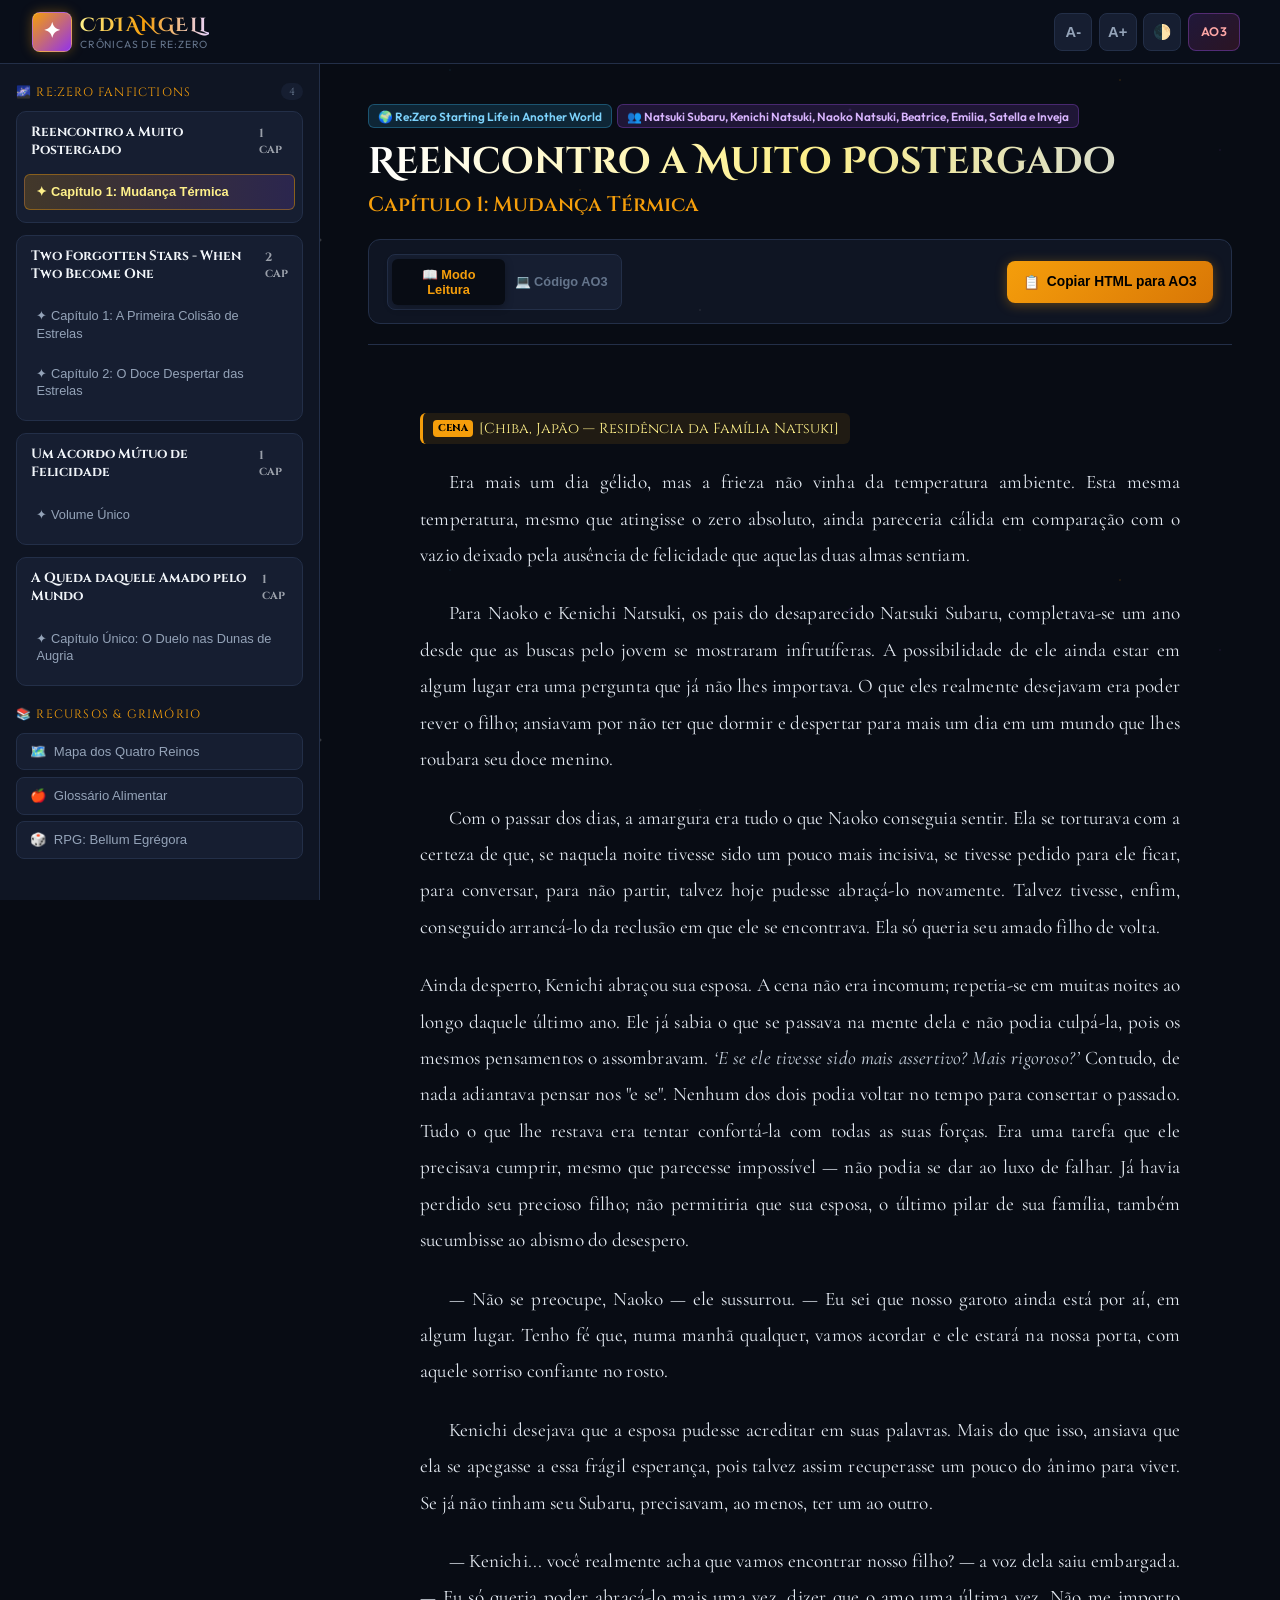
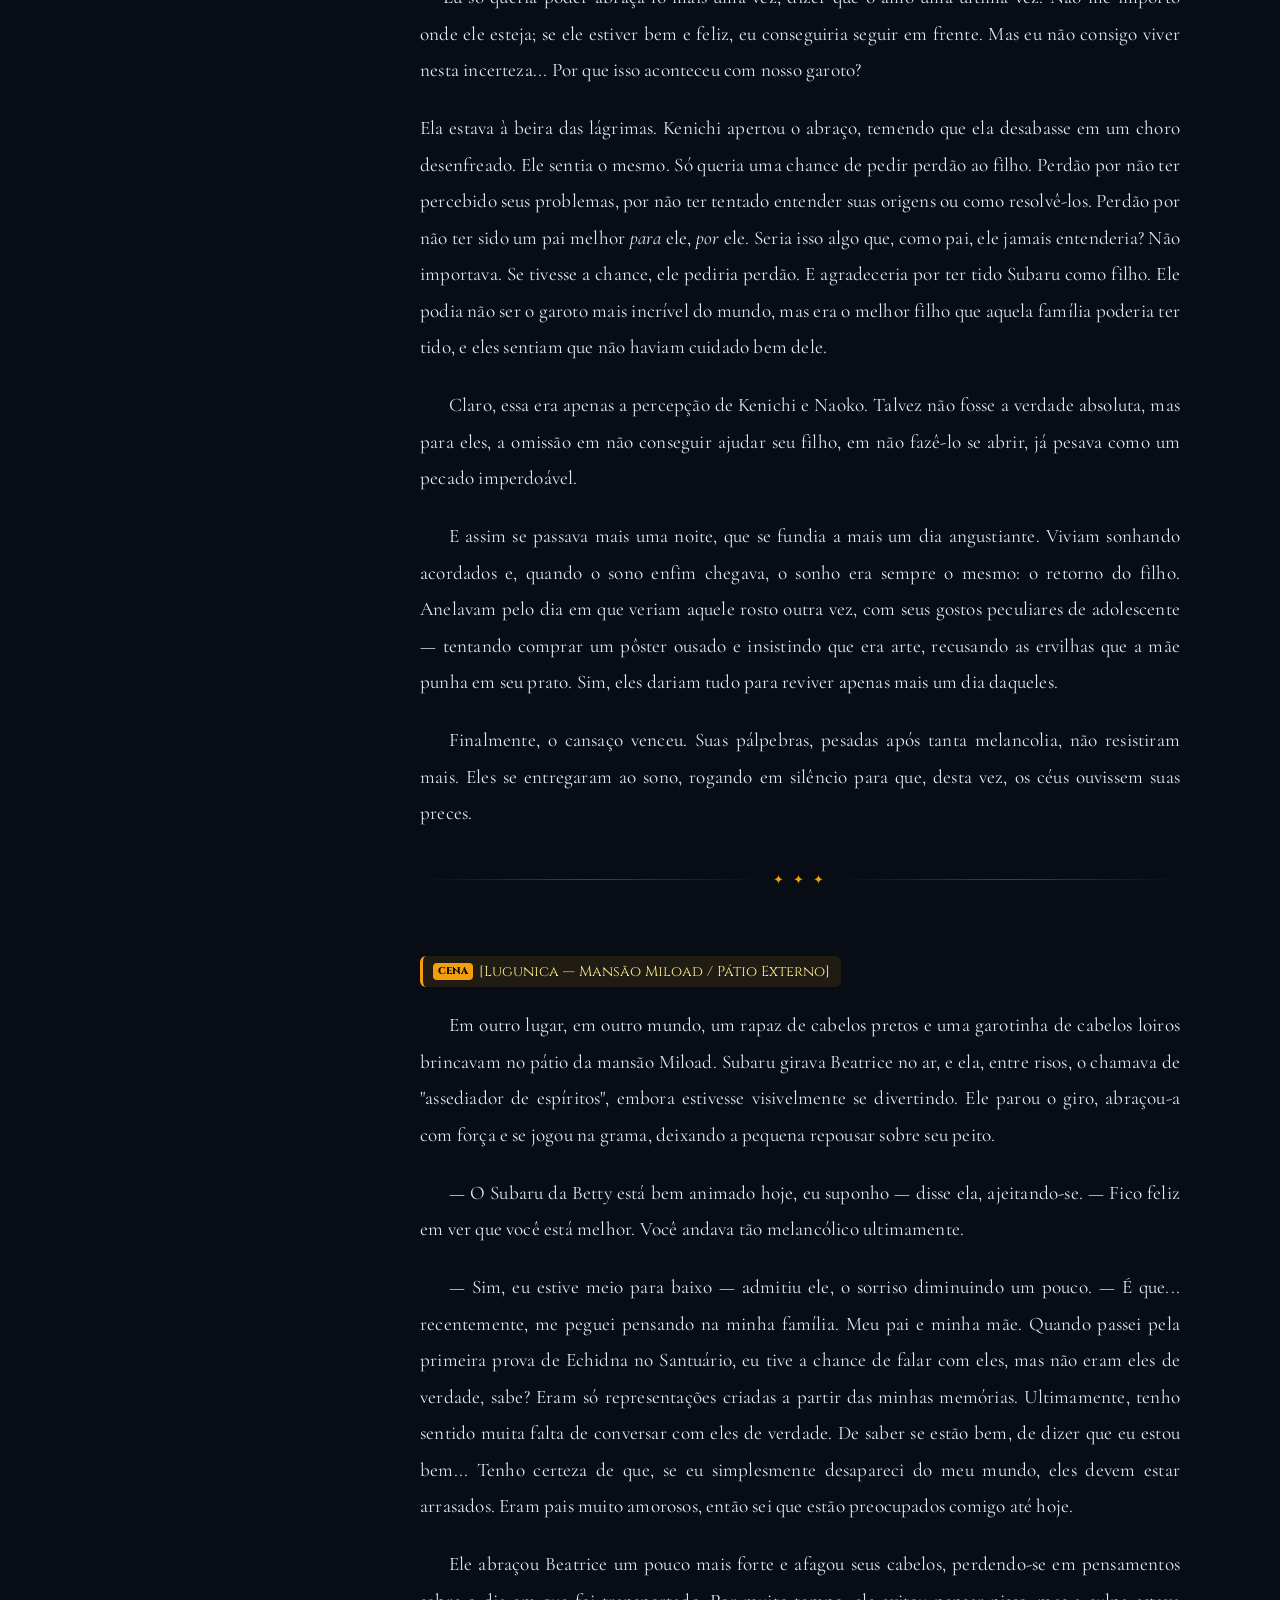
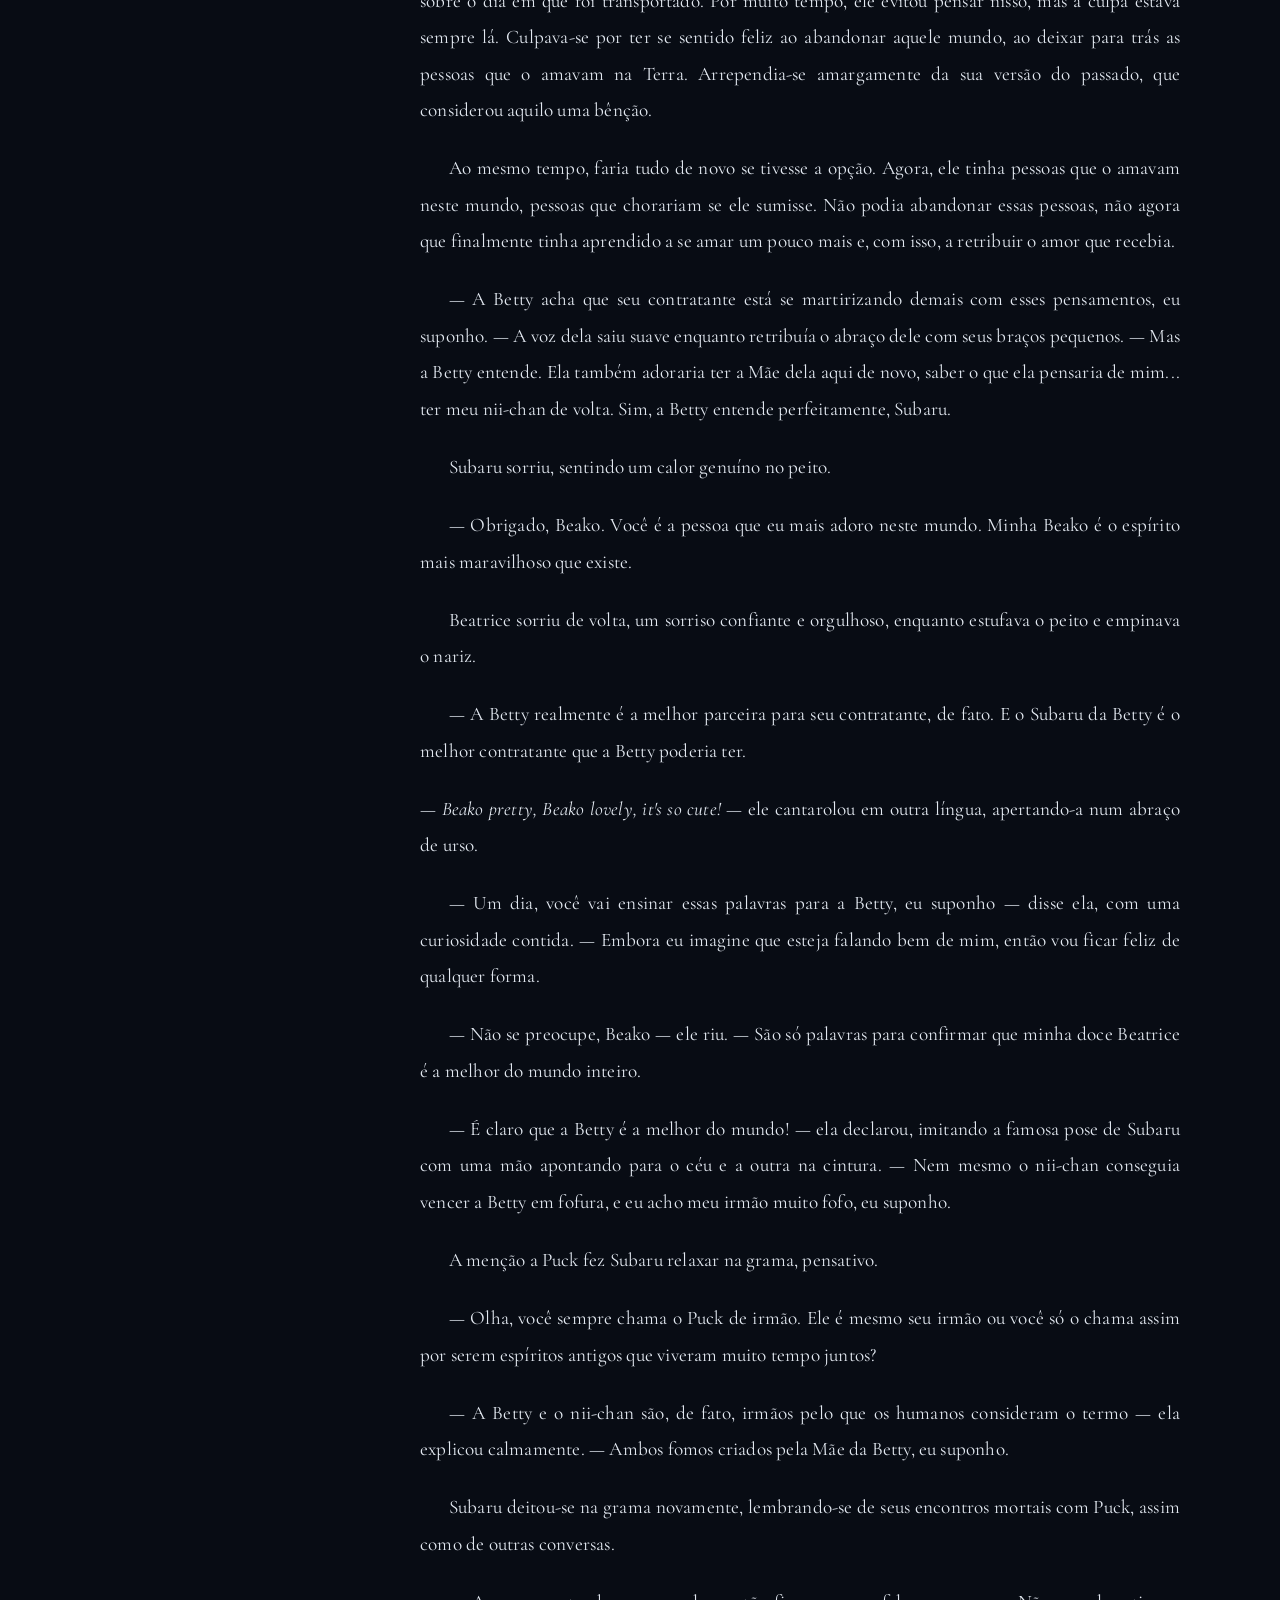
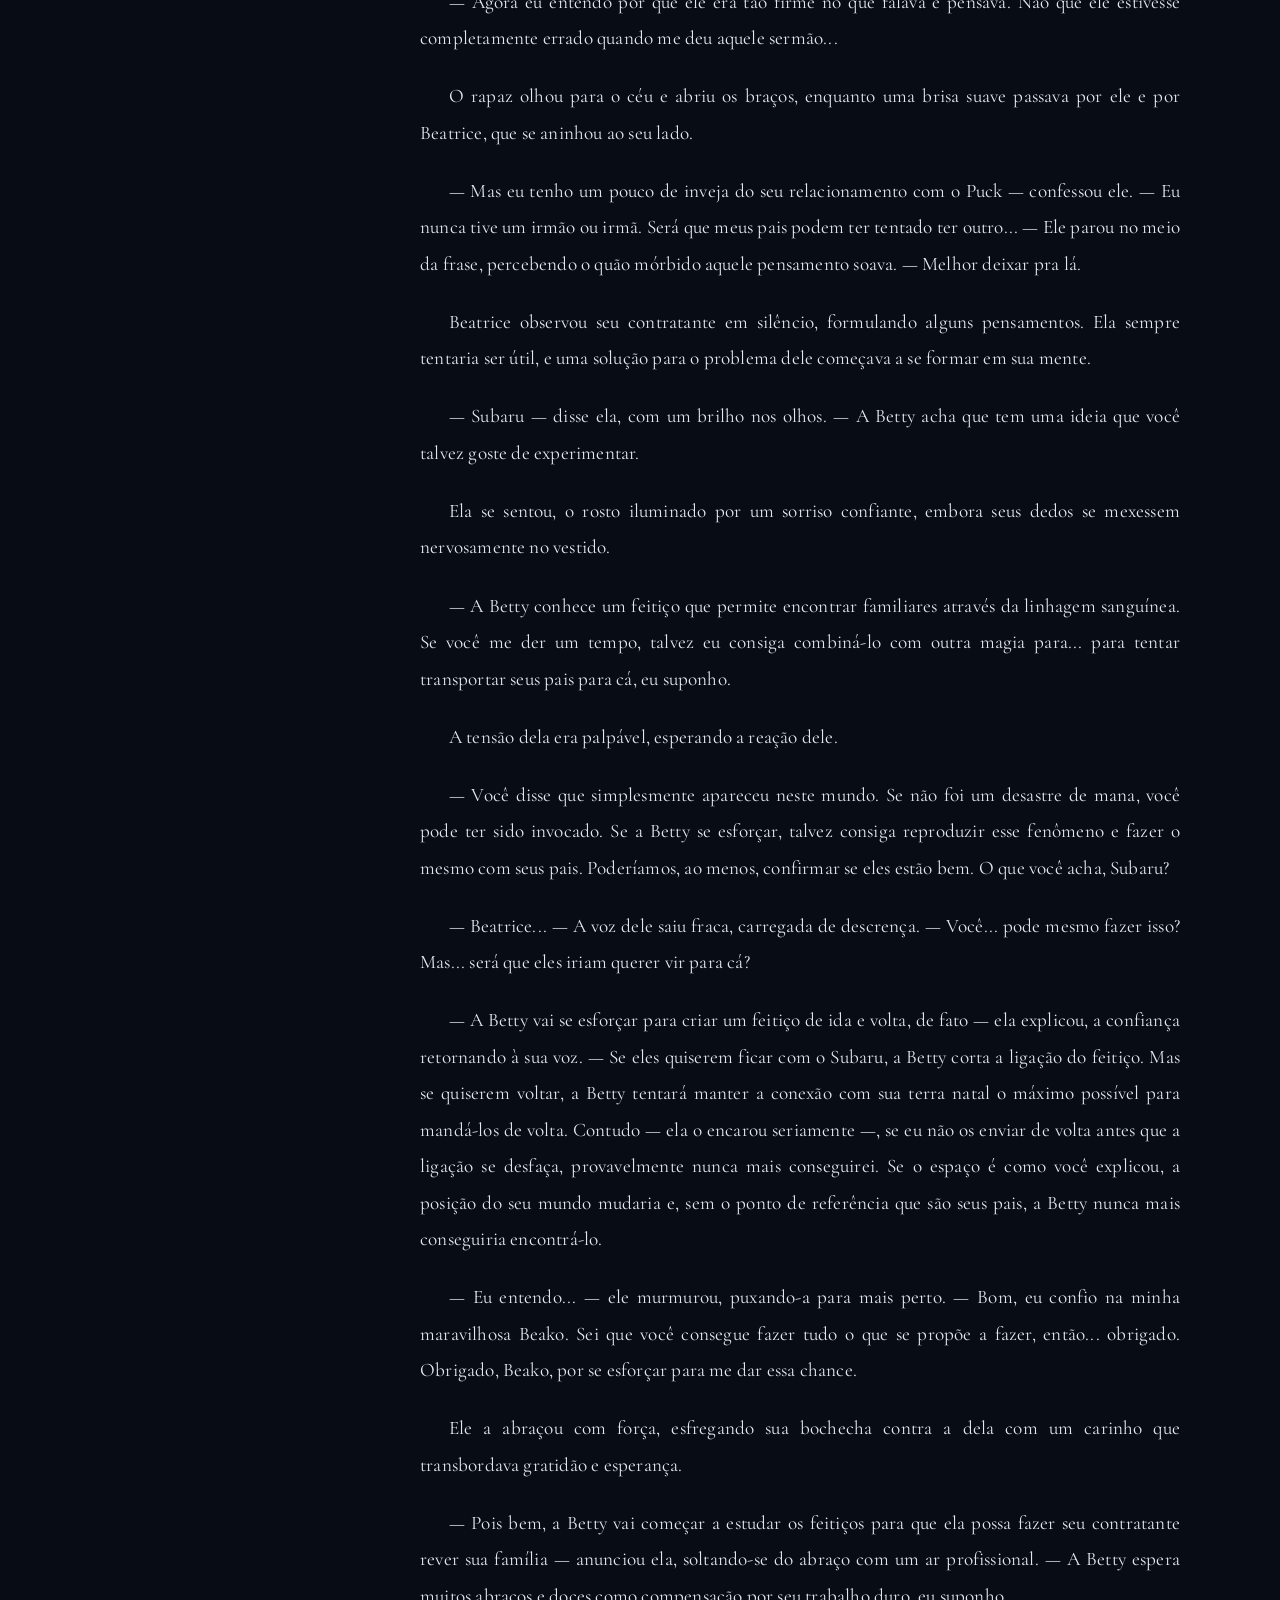
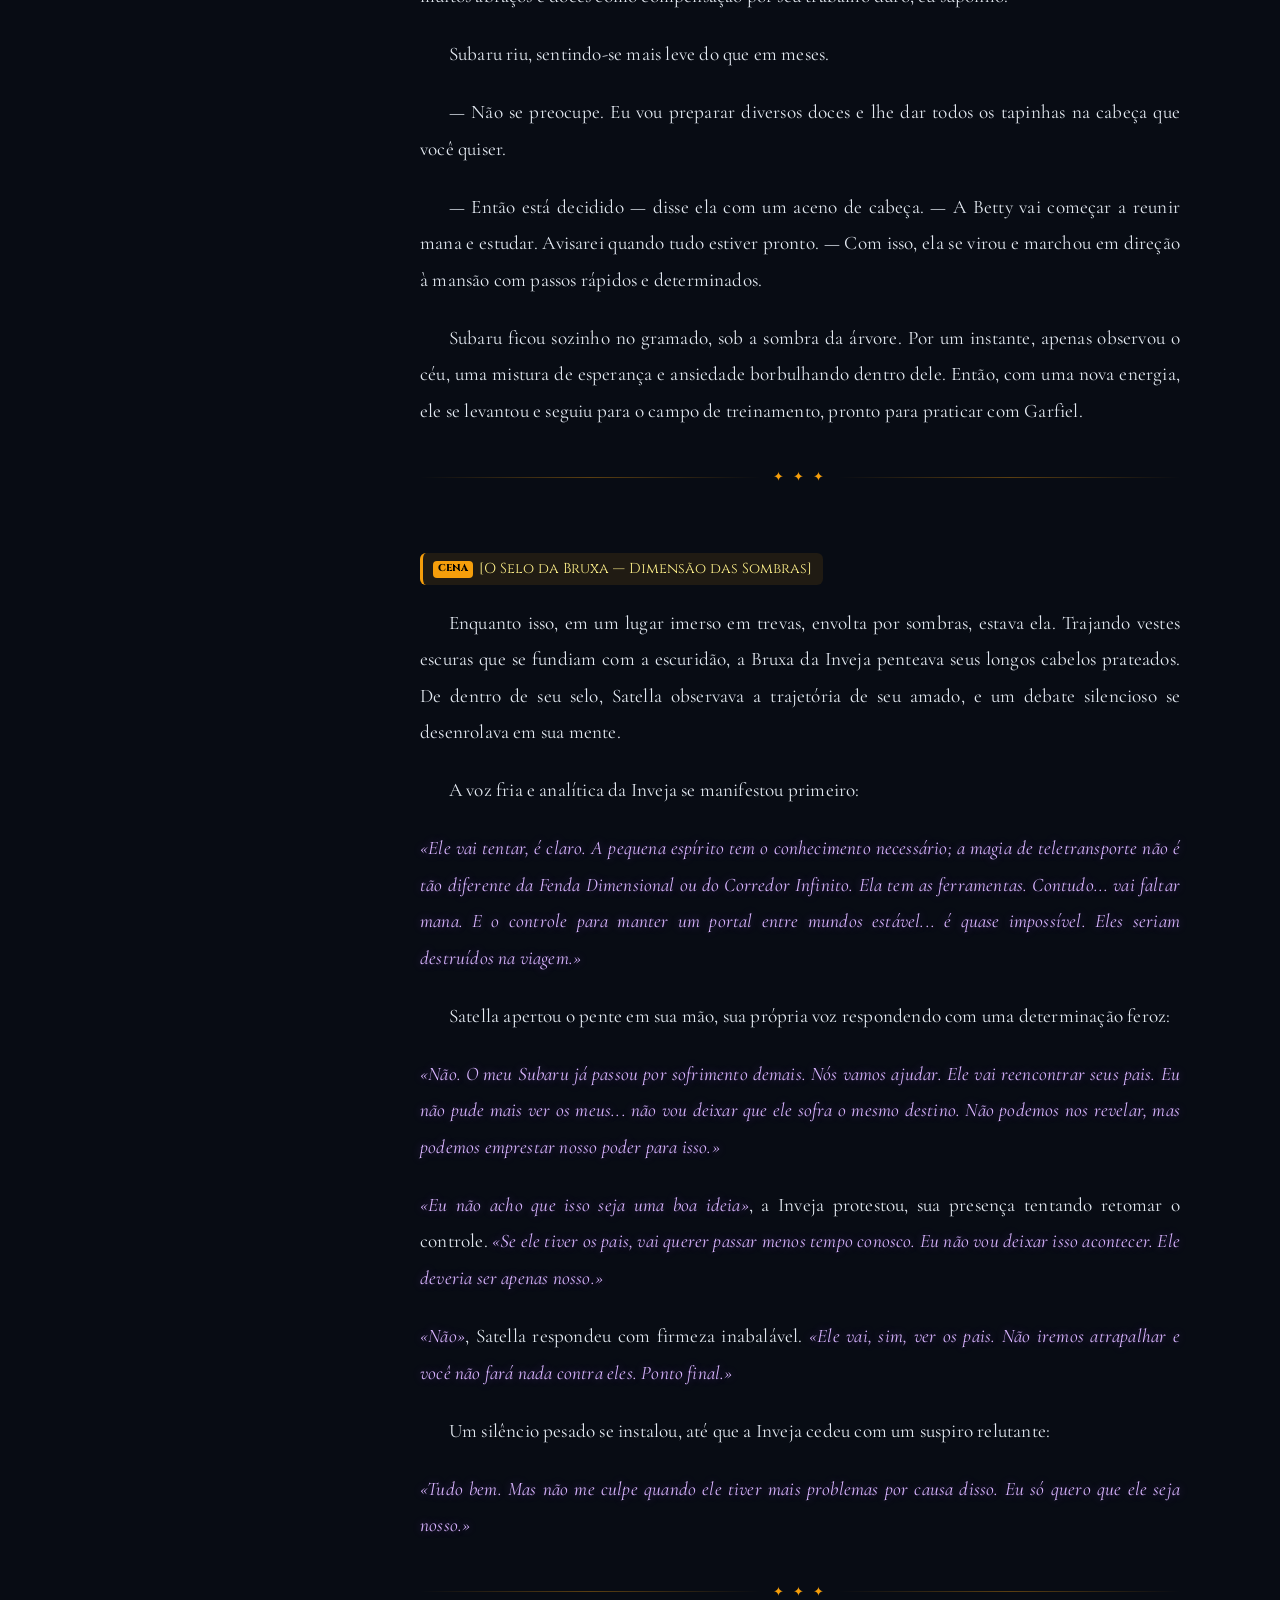
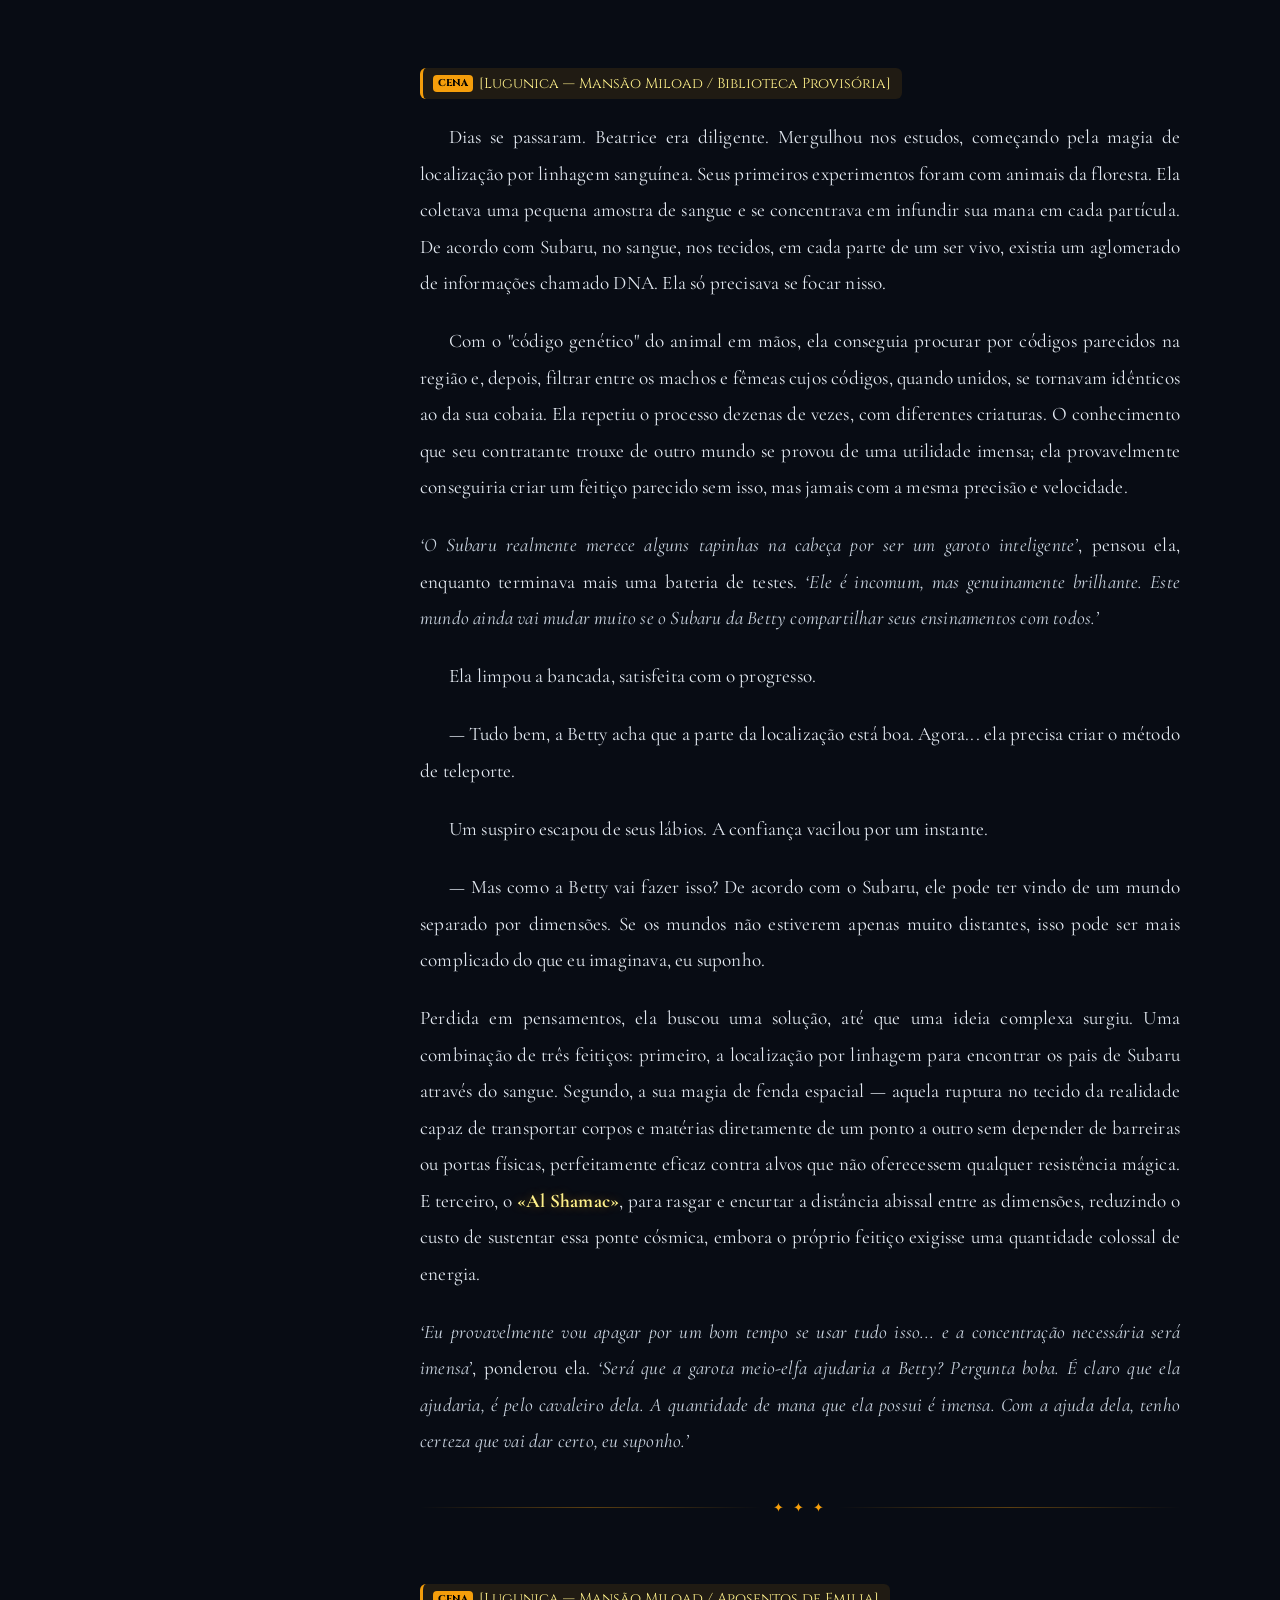
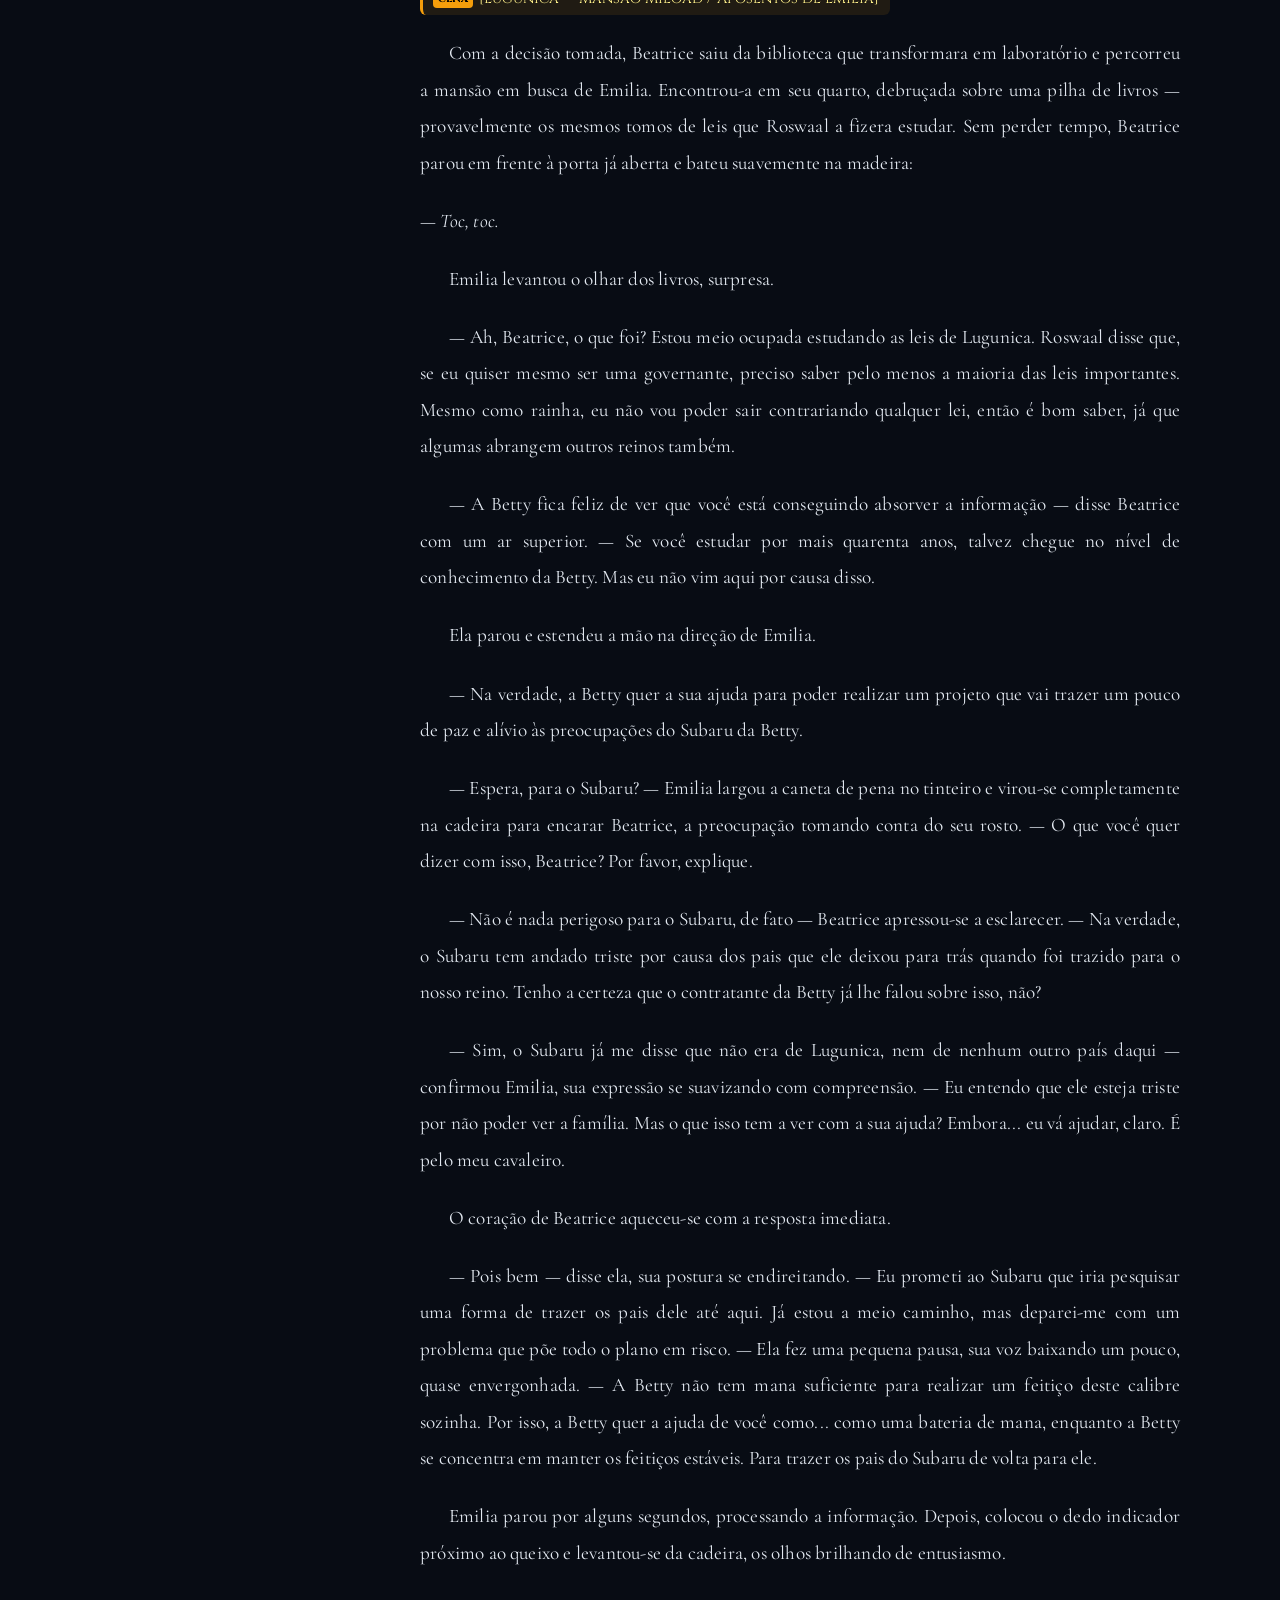
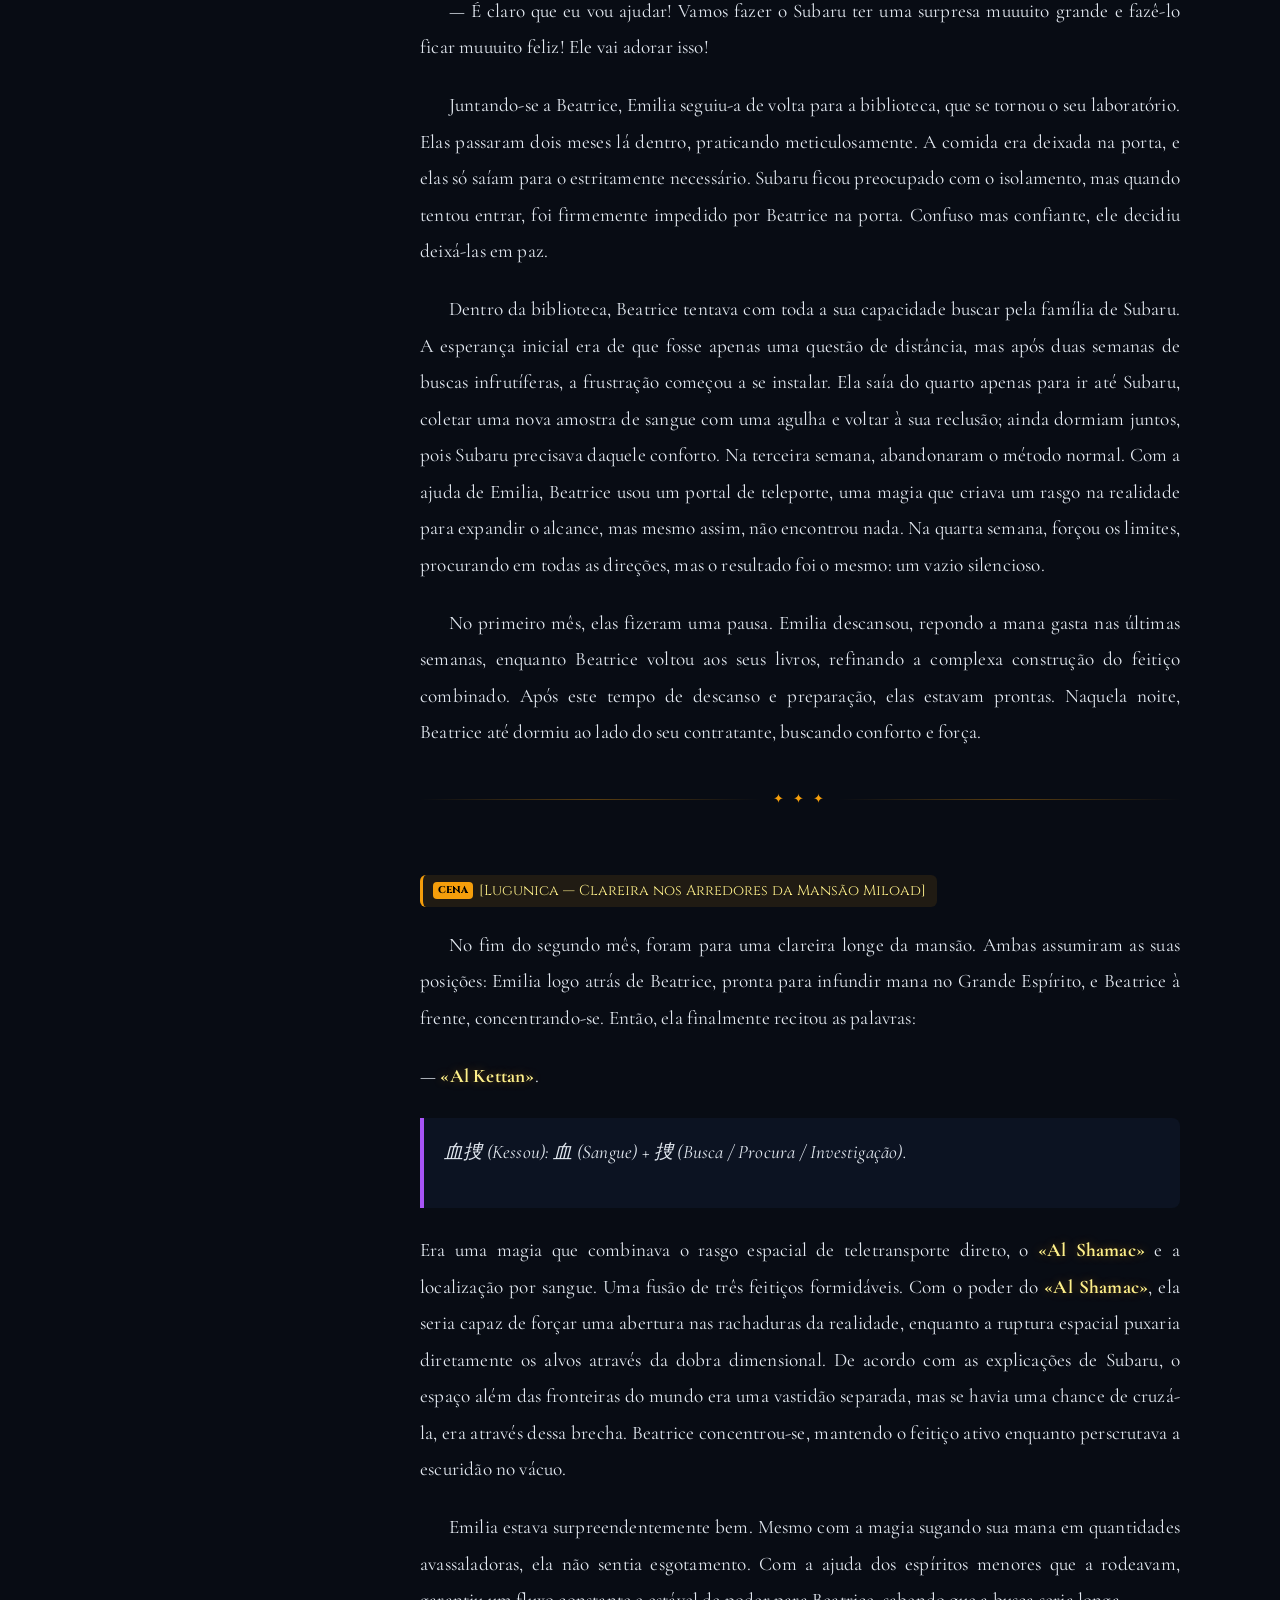
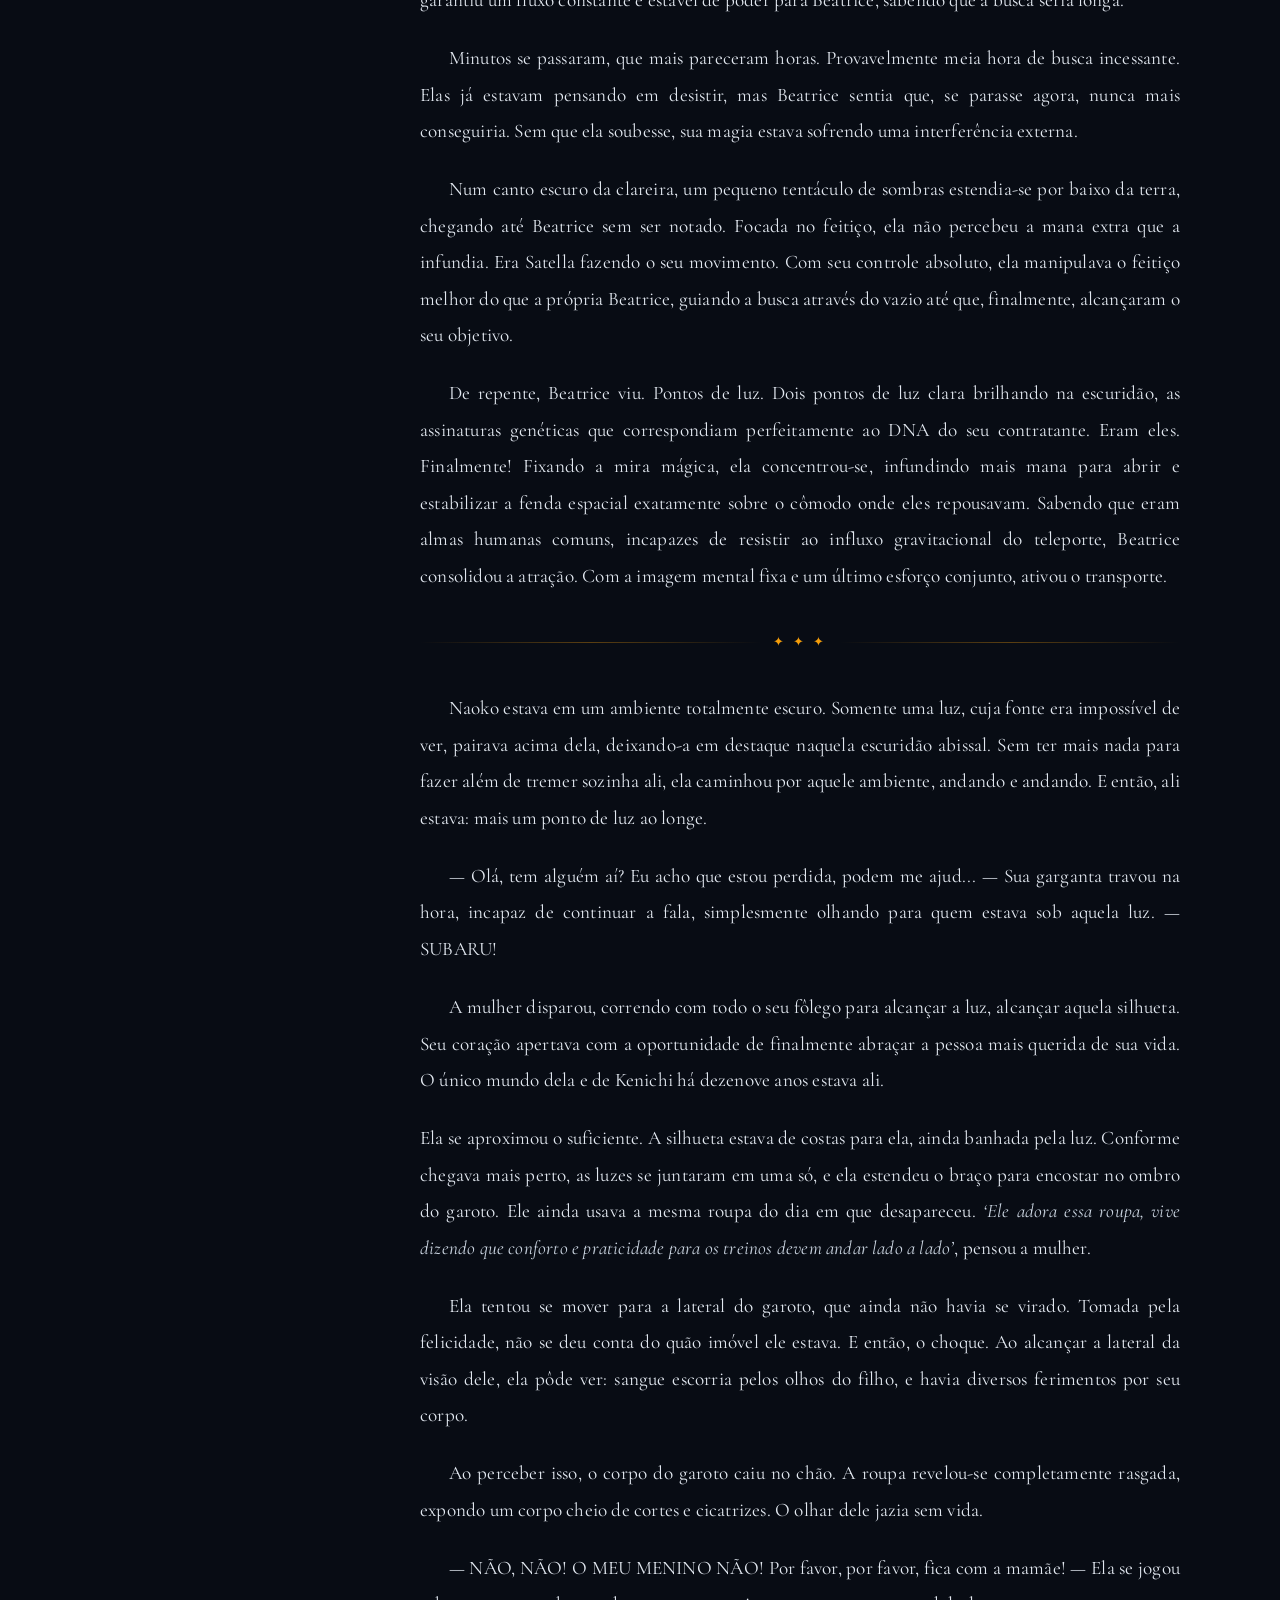
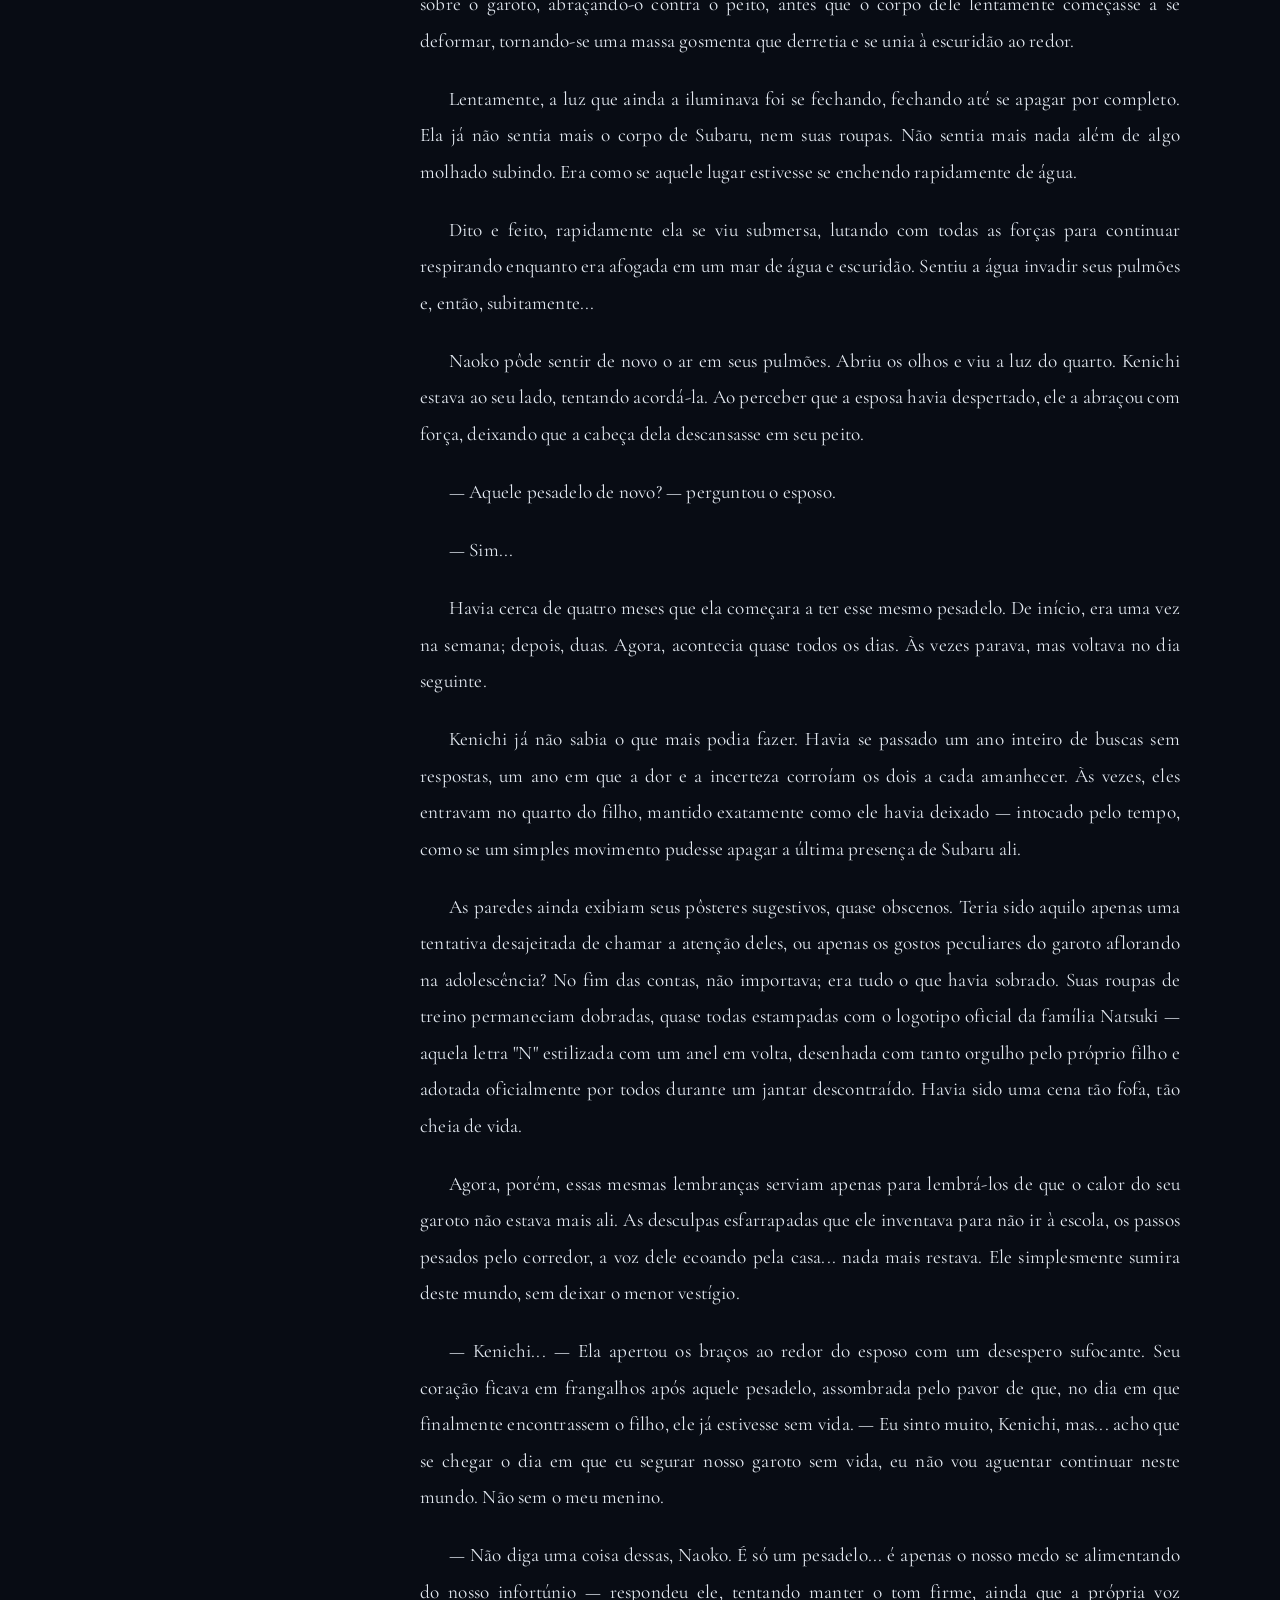
<file: index.html>
<!DOCTYPE html>
<html lang="pt-BR">
<head>
  <meta charset="UTF-8" />
  <meta name="viewport" content="width=device-width, initial-scale=1.0, viewport-fit=cover" />
  <title>CDiangell • Crônicas de Re:Zero & Arquivo de Histórias</title>
  
  <meta name="description" content="Arquivo de histórias, fanfictions de Re:Zero (Reencontro, TFS-WTBO, Um Acordo Mútuo) e RPG por CDiangell. Com leitor temático e exportador para AO3." />
  <meta property="og:title" content="CDiangell • Crônicas de Re:Zero & Histórias" />
  <meta property="og:description" content="Leia as fanfictions de Re:Zero e sistemas de RPG de CDiangell com leitor temático e cópia instantânea para AO3." />
  <meta property="og:type" content="website" />
  <meta name="theme-color" content="#080c14" />

  <!-- Favicon: Pleiades Star in SVG -->
  <link rel="icon" href="data:image/svg+xml,<svg xmlns='http://www.w3.org/2000/svg' viewBox='0 0 24 24' fill='%23f59e0b'><path d='M12 2l2.4 6.9 7.1.3-5.5 4.5 1.9 7.1-5.9-4.1-5.9 4.1 1.9-7.1-5.5-4.5 7.1-.3z'/></svg>" />

  <!-- App Stylesheet with cache-buster -->
  <link rel="stylesheet" href="recursos/app.css?v=2.2" />
</head>
<body class="theme-night font-md">
  <div class="stars-bg"></div>

  <div class="app-container">
    <!-- Topbar Navigation (Grid Layout: Never overlaps!) -->
    <header class="topbar">
      <!-- Left: Menu Trigger (Mobile only) -->
      <div class="topbar-left">
        <button class="topbar-btn sidebar-toggle" id="sidebarToggle" aria-label="Menu de Capítulos">
          <span>☰</span>
        </button>
      </div>

      <!-- Center: Brand Emblem & Title -->
      <div class="brand-center" id="btnBrandHome" title="Voltar ao início">
        <span class="brand-crest">✦</span>
        <div class="brand-text">
          <span class="brand-name">CDIANGELL</span>
          <span class="brand-subtitle desktop-only">Crônicas de Re:Zero</span>
        </div>
      </div>

      <!-- Right: Controls -->
      <div class="topbar-right">
        <button class="topbar-btn desktop-only" id="fontDecBtn" title="Diminuir fonte">A-</button>
        <button class="topbar-btn desktop-only" id="fontIncBtn" title="Aumentar fonte">A+</button>
        <button class="topbar-btn" id="themeToggleBtn" title="Alternar tema visual">🌓</button>
        <a href="https://archiveofourown.org/users/CDiangell" target="_blank" rel="noopener noreferrer" class="ao3-badge-btn desktop-only" title="Ver perfil no AO3">
          <span>AO3</span>
        </a>
      </div>
    </header>

    <!-- Main Content Layout -->
    <div class="main-wrapper">
      <!-- Mobile Drawer Backdrop Overlay -->
      <div class="sidebar-overlay" id="sidebarOverlay"></div>

      <!-- Sidebar / Drawer -->
      <aside class="sidebar" id="sidebar">
        <!-- Topo da gaveta mobile -->
        <div class="sidebar-close-row">
          <span>✦ MENU DO ARQUIVO</span>
          <button class="sidebar-close-btn" id="sidebarCloseBtn" title="Fechar menu">✕</button>
        </div>

        <!-- Painel de ações rápidas dentro da gaveta -->
        <div class="drawer-quick-panel">
          <a href="https://archiveofourown.org/users/CDiangell" target="_blank" rel="noopener noreferrer" class="drawer-ao3-btn">
            <span>🌐</span> Perfil no AO3 (CDiangell)
          </a>
          <div class="drawer-font-row">
            <span class="font-label">Tamanho da Letra:</span>
            <div class="font-btn-group">
              <button class="font-btn" id="fontDecBtnMobile">A-</button>
              <button class="font-btn" id="fontIncBtnMobile">A+</button>
            </div>
          </div>
        </div>

        <div id="chapterNavContainer">
          <!-- Populated dynamically by app.js -->
        </div>
      </aside>

      <!-- Central Content View -->
      <main class="content-area" id="mainContent">
        <!-- Rendered dynamically by app.js -->
      </main>
    </div>
  </div>

  <!-- Botão Flutuante de Capítulos para Celular (Polegar) -->
  <button class="floating-mobile-menu" id="floatingMenuBtn" title="Abrir menu de capítulos">
    <span>📚</span>
    <span>Capítulos</span>
  </button>

  <!-- Toast Notification Feedback -->
  <div class="toast-msg" id="toastMsg">
    <span>📋</span> Copiado para a área de transferência!
  </div>

  <!-- Scripts with cache-busters -->
  <script src="recursos/stories_data.js?v=2.2"></script>
  <script src="recursos/app.js?v=2.2"></script>
</body>
</html>
</file>
<file: recursos/app.css>
/* ==========================================================================
   CDIANGELL - ARQUIVO DE CRÔNICAS & HISTÓRIAS (RE:ZERO THEME)
   DESIGN RESPONSIVO & PROPORCIONAL: CELULAR, TABLET & COMPUTADOR
   ========================================================================== */

@import url('https://fonts.googleapis.com/css2?family=Cinzel+Decorative:wght@700;900&family=Cinzel:wght@600;700;800&family=Cormorant+Garamond:ital,wght@0,400;0,500;0,600;0,700;1,400;1,600&family=Outfit:wght@300;400;500;600;700&display=swap');

:root {
  /* Noite Estrelada de Lugunica (Padrão) */
  --bg-base: #080c14;
  --bg-surface: #0f1523;
  --bg-surface-elevated: #161e31;
  --bg-hover: #1c263d;
  --border-subtle: #232f48;
  --border-glow: rgba(245, 158, 11, 0.35);

  --text-primary: #f1f5f9;
  --text-secondary: #94a3b8;
  --text-muted: #64748b;
  --text-book: #e2e8f0;

  --accent-gold: #f59e0b;
  --accent-gold-light: #fef08a;
  --accent-purple: #a855f7;
  --accent-purple-glow: rgba(168, 85, 247, 0.25);
  --accent-rose: #f43f5e;
  --accent-blue: #38bdf8;

  --font-serif: 'Cormorant Garamond', Georgia, serif;
  --font-sans: 'Outfit', -apple-system, BlinkMacSystemFont, sans-serif;
  --font-display: 'Cinzel', Georgia, serif;
  --font-royal: 'Cinzel Decorative', Georgia, serif;
  --font-mono: 'Consolas', 'Fira Code', monospace;

  --reader-font-size: 1.25rem;
  --reader-line-height: 1.95;
  --reader-max-width: 760px;
}

body.theme-void {
  /* Selo das Sombras / Satella */
  --bg-base: #030305;
  --bg-surface: #0a0a0f;
  --bg-surface-elevated: #12121c;
  --bg-hover: #1b1a28;
  --border-subtle: #262338;
  --border-glow: rgba(168, 85, 247, 0.45);

  --text-primary: #f8fafc;
  --text-secondary: #a1a1aa;
  --text-muted: #71717a;
  --text-book: #f4f4f5;

  --accent-gold: #c084fc;
  --accent-gold-light: #e9d5ff;
  --accent-purple: #c084fc;
  --accent-purple-glow: rgba(192, 132, 252, 0.35);
  --accent-rose: #fb7185;
  --accent-blue: #818cf8;
}

body.theme-grimoire {
  /* Grimório de Beatrice */
  --bg-base: #181512;
  --bg-surface: #221d18;
  --bg-surface-elevated: #2d2620;
  --bg-hover: #383028;
  --border-subtle: #453b32;
  --border-glow: rgba(217, 119, 6, 0.4);

  --text-primary: #fef3c7;
  --text-secondary: #d4b996;
  --text-muted: #a08a72;
  --text-book: #faedd7;

  --accent-gold: #d97706;
  --accent-gold-light: #fde68a;
  --accent-purple: #b45309;
  --accent-purple-glow: rgba(217, 119, 6, 0.25);
  --accent-rose: #be123c;
  --accent-blue: #0284c7;
}

/* Tamanhos de Fonte */
body.font-sm { --reader-font-size: 1.05rem; --reader-line-height: 1.8; }
body.font-md { --reader-font-size: 1.2rem; --reader-line-height: 1.9; }
body.font-lg { --reader-font-size: 1.35rem; --reader-line-height: 2.0; }
body.font-xl { --reader-font-size: 1.5rem; --reader-line-height: 2.1; }

* {
  box-sizing: border-box;
  margin: 0;
  padding: 0;
  -webkit-tap-highlight-color: transparent;
}

html, body {
  min-height: 100vh;
  background-color: var(--bg-base);
  color: var(--text-primary);
  font-family: var(--font-sans);
  overflow-x: hidden;
  width: 100%;
  scroll-behavior: smooth;
  padding-top: env(safe-area-inset-top);
  padding-bottom: env(safe-area-inset-bottom);
}

/* Fundo Estelar */
.stars-bg {
  position: fixed;
  top: 0;
  left: 0;
  width: 100%;
  height: 100%;
  pointer-events: none;
  background-image: 
    radial-gradient(1px 1px at 20px 30px, rgba(255,255,255,0.7), rgba(0,0,0,0)),
    radial-gradient(1.5px 1.5px at 120px 80px, rgba(245,158,11,0.6), rgba(0,0,0,0)),
    radial-gradient(1px 1px at 220px 150px, rgba(168,85,247,0.7), rgba(0,0,0,0)),
    radial-gradient(2px 2px at 320px 240px, rgba(255,255,255,0.8), rgba(0,0,0,0)),
    radial-gradient(1px 1px at 450px 70px, rgba(56,189,248,0.6), rgba(0,0,0,0)),
    radial-gradient(1.5px 1.5px at 580px 190px, rgba(245,158,11,0.7), rgba(0,0,0,0)),
    radial-gradient(1px 1px at 700px 310px, rgba(255,255,255,0.6), rgba(0,0,0,0)),
    radial-gradient(2px 2px at 850px 110px, rgba(168,85,247,0.8), rgba(0,0,0,0));
  background-repeat: repeat;
  background-size: 1000px 500px;
  opacity: 0.35;
  z-index: 0;
}

/* App Container */
.app-container {
  display: flex;
  flex-direction: column;
  min-height: 100vh;
  width: 100%;
}

/* ==========================================================================
   TOPBAR: SISTEMA DE GRID ANTI-COLISÃO (NUNCA ENCAVALA)
   ========================================================================== */

.topbar {
  display: grid;
  grid-template-columns: 44px 1fr 44px;
  align-items: center;
  height: 56px;
  padding: 0 0.85rem;
  background-color: rgba(10, 15, 26, 0.94);
  backdrop-filter: blur(16px);
  -webkit-backdrop-filter: blur(16px);
  border-bottom: 1px solid var(--border-subtle);
  position: sticky;
  top: 0;
  z-index: 50;
  gap: 0.5rem;
}

.topbar-left {
  display: flex;
  align-items: center;
  justify-content: flex-start;
}

.brand-center {
  display: flex;
  align-items: center;
  justify-content: center;
  gap: 0.5rem;
  text-decoration: none;
  color: inherit;
  cursor: pointer;
  min-width: 0;
}

.brand-crest {
  width: 34px;
  height: 34px;
  min-width: 34px;
  border-radius: 8px;
  background: linear-gradient(135deg, #f59e0b, #9333ea);
  display: flex;
  align-items: center;
  justify-content: center;
  box-shadow: 0 0 12px var(--border-glow);
  font-family: var(--font-royal);
  font-size: 1.1rem;
  font-weight: 900;
  color: #fff;
  border: 1px solid rgba(255, 255, 255, 0.2);
}

.brand-text {
  display: flex;
  flex-direction: column;
  align-items: flex-start;
  min-width: 0;
}

.brand-name {
  font-family: var(--font-royal);
  font-size: clamp(0.95rem, 3.5vw, 1.15rem);
  font-weight: 700;
  letter-spacing: 1.5px;
  background: linear-gradient(to right, #fef08a, #f59e0b, #e9d5ff);
  -webkit-background-clip: text;
  -webkit-text-fill-color: transparent;
  white-space: nowrap;
}

.brand-subtitle {
  font-size: 0.65rem;
  letter-spacing: 0.8px;
  color: var(--text-muted);
  text-transform: uppercase;
  white-space: nowrap;
}

.topbar-right {
  display: flex;
  align-items: center;
  justify-content: flex-end;
  gap: 0.4rem;
}

.topbar-btn {
  background: var(--bg-surface-elevated);
  border: 1px solid var(--border-subtle);
  color: var(--text-secondary);
  width: 38px;
  height: 38px;
  min-width: 38px;
  border-radius: 8px;
  display: flex;
  align-items: center;
  justify-content: center;
  cursor: pointer;
  transition: all 0.2s ease;
  font-size: 0.92rem;
  font-weight: 600;
}

.topbar-btn:hover, .topbar-btn:active {
  color: var(--accent-gold);
  border-color: var(--accent-gold);
  background: var(--bg-hover);
  box-shadow: 0 0 10px var(--border-glow);
}

.sidebar-toggle {
  background: linear-gradient(135deg, rgba(245, 158, 11, 0.2), rgba(168, 85, 247, 0.15));
  border-color: rgba(245, 158, 11, 0.4);
  color: var(--accent-gold-light);
  font-size: 1.1rem;
}

.ao3-badge-btn {
  display: flex;
  align-items: center;
  gap: 0.35rem;
  padding: 0.4rem 0.75rem;
  background: linear-gradient(135deg, rgba(168, 85, 247, 0.15), rgba(244, 63, 94, 0.15));
  border: 1px solid rgba(168, 85, 247, 0.35);
  border-radius: 8px;
  color: #fca5a5;
  text-decoration: none;
  font-size: 0.78rem;
  font-weight: 600;
  letter-spacing: 0.5px;
  transition: all 0.2s ease;
  height: 38px;
  box-sizing: border-box;
}

.ao3-badge-btn:hover {
  background: linear-gradient(135deg, rgba(168, 85, 247, 0.3), rgba(244, 63, 94, 0.3));
  border-color: #f43f5e;
  color: #fff;
}

/* Visibilidade Desktop/Mobile */
.desktop-only {
  display: none !important;
}

/* ==========================================================================
   LAYOUT PRINCIPAL & GAVETA LATERAL (DRAWER)
   ========================================================================== */

.main-wrapper {
  display: flex;
  flex-direction: column;
  flex: 1;
  min-height: calc(100vh - 56px);
  width: 100%;
}

.sidebar-overlay {
  display: none;
  position: fixed;
  top: 0;
  left: 0;
  width: 100vw;
  height: 100vh;
  background: rgba(0, 0, 0, 0.65);
  backdrop-filter: blur(4px);
  -webkit-backdrop-filter: blur(4px);
  z-index: 800;
  opacity: 0;
  pointer-events: none;
  transition: opacity 0.25s ease;
}

.sidebar-overlay.active {
  display: block;
  opacity: 1;
  pointer-events: auto;
}

.sidebar {
  position: fixed;
  top: 0;
  left: -320px;
  width: min(85vw, 310px);
  height: 100vh;
  max-height: 100vh;
  background-color: var(--bg-surface);
  border-right: 1px solid var(--border-subtle);
  padding: 1.2rem 1rem;
  overflow-y: auto;
  z-index: 999;
  transition: left 0.3s cubic-bezier(0.16, 1, 0.3, 1);
  box-shadow: 6px 0 25px rgba(0, 0, 0, 0.6);
  display: flex;
  flex-direction: column;
}

.sidebar.open {
  left: 0;
}

.sidebar-close-row {
  display: flex;
  justify-content: space-between;
  align-items: center;
  padding-bottom: 0.85rem;
  margin-bottom: 0.85rem;
  border-bottom: 1px solid var(--border-subtle);
}

.sidebar-close-row span {
  font-family: var(--font-royal);
  font-size: 0.88rem;
  color: var(--accent-gold);
}

.sidebar-close-btn {
  background: var(--bg-surface-elevated);
  border: 1px solid var(--border-subtle);
  color: var(--text-muted);
  width: 34px;
  height: 34px;
  border-radius: 8px;
  cursor: pointer;
  display: flex;
  align-items: center;
  justify-content: center;
  font-size: 1.1rem;
}

.drawer-quick-panel {
  display: flex;
  flex-direction: column;
  gap: 0.6rem;
  padding-bottom: 0.85rem;
  margin-bottom: 1rem;
  border-bottom: 1px solid var(--border-subtle);
}

.drawer-ao3-btn {
  display: flex;
  align-items: center;
  justify-content: center;
  gap: 0.45rem;
  padding: 0.55rem 0.8rem;
  background: linear-gradient(135deg, rgba(168, 85, 247, 0.2), rgba(244, 63, 94, 0.2));
  border: 1px solid rgba(168, 85, 247, 0.4);
  border-radius: 8px;
  color: #fca5a5;
  text-decoration: none;
  font-size: 0.82rem;
  font-weight: 600;
  text-align: center;
}

.drawer-font-row {
  display: flex;
  align-items: center;
  justify-content: space-between;
  padding: 0.4rem 0.6rem;
  background: var(--bg-surface-elevated);
  border-radius: 8px;
  border: 1px solid var(--border-subtle);
}

.font-label {
  font-size: 0.78rem;
  color: var(--text-muted);
}

.font-btn-group {
  display: flex;
  gap: 0.35rem;
}

.font-btn {
  background: var(--bg-surface);
  border: 1px solid var(--border-subtle);
  color: var(--text-primary);
  width: 32px;
  height: 32px;
  border-radius: 6px;
  font-weight: 700;
  cursor: pointer;
}

.sidebar-section {
  margin-bottom: 1.25rem;
}

.sidebar-heading {
  font-family: var(--font-display);
  font-size: 0.75rem;
  text-transform: uppercase;
  letter-spacing: 1.2px;
  color: var(--accent-gold);
  margin-bottom: 0.65rem;
  display: flex;
  align-items: center;
  justify-content: space-between;
}

.sidebar-heading .badge-count {
  background: var(--bg-surface-elevated);
  padding: 0.1rem 0.45rem;
  border-radius: 999px;
  font-size: 0.65rem;
  color: var(--text-muted);
}

.nav-story-group {
  margin-bottom: 0.75rem;
  background: var(--bg-surface-elevated);
  border-radius: 10px;
  border: 1px solid var(--border-subtle);
  overflow: hidden;
}

.story-header-btn {
  width: 100%;
  padding: 0.7rem 0.85rem;
  background: transparent;
  border: none;
  color: var(--text-primary);
  display: flex;
  align-items: center;
  justify-content: space-between;
  cursor: pointer;
  font-family: var(--font-display);
  font-size: 0.84rem;
  font-weight: 700;
  text-align: left;
  line-height: 1.35;
}

.story-chapter-list {
  padding: 0.2rem 0.45rem 0.5rem 0.45rem;
}

.chapter-btn {
  width: 100%;
  padding: 0.55rem 0.7rem;
  background: transparent;
  border: 1px solid transparent;
  border-radius: 6px;
  color: var(--text-secondary);
  font-size: 0.8rem;
  display: flex;
  align-items: center;
  gap: 0.45rem;
  text-align: left;
  cursor: pointer;
  transition: all 0.15s ease;
  margin-bottom: 0.2rem;
  line-height: 1.35;
}

.chapter-btn.active {
  background: linear-gradient(90deg, rgba(245, 158, 11, 0.2), rgba(168, 85, 247, 0.15));
  color: var(--accent-gold-light);
  border-color: rgba(245, 158, 11, 0.4);
  font-weight: 600;
}

.nav-link-btn {
  width: 100%;
  padding: 0.65rem 0.8rem;
  background: var(--bg-surface-elevated);
  border: 1px solid var(--border-subtle);
  border-radius: 8px;
  color: var(--text-secondary);
  font-size: 0.82rem;
  font-weight: 500;
  display: flex;
  align-items: center;
  gap: 0.5rem;
  cursor: pointer;
  margin-bottom: 0.4rem;
  transition: all 0.2s ease;
}

.nav-link-btn.active {
  background: linear-gradient(90deg, rgba(245, 158, 11, 0.2), rgba(168, 85, 247, 0.15));
  color: var(--accent-gold-light);
  border-color: var(--accent-gold);
  font-weight: 600;
}

/* ==========================================================================
   ÁREA DE LEITURA
   ========================================================================== */

.content-area {
  padding: 1.5rem 1rem 5rem 1rem;
  width: 100%;
  max-width: 1050px;
  margin: 0 auto;
}

.reader-header {
  margin-bottom: 1.5rem;
  padding-bottom: 1.25rem;
  border-bottom: 1px solid var(--border-subtle);
}

.story-badge-row {
  display: flex;
  flex-wrap: wrap;
  gap: 0.35rem;
  margin-bottom: 0.75rem;
}

.badge {
  display: inline-flex;
  align-items: center;
  gap: 0.3rem;
  padding: 0.22rem 0.55rem;
  border-radius: 6px;
  font-size: clamp(0.68rem, 2.8vw, 0.74rem);
  font-weight: 600;
  line-height: 1.3;
}

.badge-fandom { background: rgba(56, 189, 248, 0.15); color: #7dd3fc; border: 1px solid rgba(56, 189, 248, 0.3); }
.badge-pair { background: rgba(244, 63, 94, 0.15); color: #fda4af; border: 1px solid rgba(244, 63, 94, 0.3); }
.badge-characters { background: rgba(168, 85, 247, 0.15); color: #d8b4fe; border: 1px solid rgba(168, 85, 247, 0.3); }

.reader-title-area h1 {
  font-family: var(--font-royal);
  font-size: clamp(1.45rem, 5.2vw, 2.3rem);
  line-height: 1.22;
  margin-bottom: 0.35rem;
  background: linear-gradient(to right, #ffffff, #fef08a, #cbd5e1);
  -webkit-background-clip: text;
  -webkit-text-fill-color: transparent;
  word-break: normal;
  overflow-wrap: break-word;
}

.reader-title-area h2 {
  font-family: var(--font-display);
  font-size: clamp(1rem, 3.8vw, 1.3rem);
  color: var(--accent-gold);
  font-weight: 600;
  word-break: normal;
  overflow-wrap: break-word;
}

/* Barra de Ações (Modos & Botão Copiar) */
.action-toolbar {
  display: flex;
  flex-direction: column;
  gap: 0.75rem;
  margin-top: 1.25rem;
  padding: 0.75rem;
  background: var(--bg-surface);
  border: 1px solid var(--border-subtle);
  border-radius: 12px;
}

.view-tabs {
  display: flex;
  width: 100%;
  background: var(--bg-surface-elevated);
  padding: 0.25rem;
  border-radius: 8px;
  border: 1px solid var(--border-subtle);
}

.view-tab {
  flex: 1;
  text-align: center;
  padding: 0.5rem 0.5rem;
  background: transparent;
  border: none;
  color: var(--text-muted);
  font-size: 0.8rem;
  font-weight: 600;
  border-radius: 6px;
  cursor: pointer;
}

.view-tab.active {
  background: var(--bg-base);
  color: var(--accent-gold);
  box-shadow: 0 2px 8px rgba(0, 0, 0, 0.3);
}

.ao3-copy-button {
  width: 100%;
  background: linear-gradient(135deg, #f59e0b, #d97706);
  color: #000;
  border: none;
  padding: 0.65rem 1rem;
  border-radius: 8px;
  font-weight: 700;
  font-size: 0.86rem;
  display: flex;
  align-items: center;
  justify-content: center;
  gap: 0.45rem;
  cursor: pointer;
  box-shadow: 0 2px 12px rgba(245, 158, 11, 0.35);
  min-height: 42px;
}

/* Texto de Leitura */
.reader-body {
  max-width: var(--reader-max-width);
  margin: 0 auto;
  font-family: var(--font-serif);
  font-size: var(--reader-font-size);
  line-height: var(--reader-line-height);
  color: var(--text-book);
  padding: 1rem 0;
  word-wrap: break-word;
}

.reader-body p {
  margin-bottom: 1.35rem;
  text-indent: 1.2rem;
  text-align: left;
  letter-spacing: 0.01em;
}

.reader-body p:has(> em:first-child),
.reader-body p:has(> strong:first-child) {
  text-indent: 0;
}

.scene-break {
  display: flex;
  align-items: center;
  justify-content: center;
  margin: 2.25rem 0;
}

.scene-break::before, .scene-break::after {
  content: '';
  flex: 1;
  height: 1px;
  background: linear-gradient(to right, transparent, var(--border-glow), transparent);
}

.star-icon {
  padding: 0 0.75rem;
  color: var(--accent-gold);
  font-size: 0.8rem;
  letter-spacing: 3px;
}

.scene-tag {
  display: inline-flex;
  align-items: center;
  gap: 0.4rem;
  font-family: var(--font-display);
  font-size: clamp(0.8rem, 3.2vw, 0.9rem);
  color: var(--accent-gold-light);
  background: rgba(245, 158, 11, 0.1);
  padding: 0.35rem 0.65rem;
  border-radius: 6px;
  border-left: 3px solid var(--accent-gold);
  margin: 1.75rem 0 1.25rem 0;
  line-height: 1.4;
  word-break: break-word;
}

.scene-badge {
  font-size: 0.62rem;
  background: var(--accent-gold);
  color: #000;
  font-weight: 800;
  padding: 0.1rem 0.3rem;
  border-radius: 4px;
  flex-shrink: 0;
}

.magic-spell {
  color: var(--accent-gold-light);
  text-shadow: 0 0 10px rgba(245, 158, 11, 0.4);
  font-weight: 700;
}

.witch-voice {
  color: #d8b4fe;
  font-style: italic;
  text-shadow: 0 0 8px rgba(168, 85, 247, 0.4);
}

.thought-voice {
  color: #cbd5e1;
  font-style: italic;
}

.scroll-quote {
  margin: 1.5rem 0;
  padding: 1rem 1.25rem;
  background: rgba(15, 23, 42, 0.65);
  border-left: 4px solid var(--accent-purple);
  border-radius: 0 8px 8px 0;
  font-style: italic;
  color: #e2e8f0;
}

.ao3-code-view {
  background: var(--bg-surface);
  border: 1px solid var(--border-subtle);
  border-radius: 12px;
  padding: 1rem;
  font-family: var(--font-mono);
  font-size: 0.82rem;
  line-height: 1.6;
  color: #94a3b8;
  max-height: 600px;
  overflow-y: auto;
  overflow-x: auto;
  white-space: pre-wrap;
  word-break: break-word;
}

/* ==========================================================================
   MAPA & GLOSSÁRIO
   ========================================================================== */

.map-view-container {
  display: flex;
  flex-direction: column;
  gap: 1.25rem;
}

.map-card {
  background: var(--bg-surface);
  border: 1px solid var(--border-subtle);
  border-radius: 12px;
  padding: 0.85rem;
}

.map-image-wrapper {
  overflow: hidden;
  border-radius: 8px;
  border: 1px solid var(--border-subtle);
  cursor: zoom-in;
}

.map-image-wrapper img {
  width: 100%;
  height: auto;
  display: block;
}

.map-legend-grid {
  display: grid;
  grid-template-columns: repeat(auto-fit, minmax(200px, 1fr));
  gap: 0.75rem;
  margin-top: 1rem;
}

.legend-box {
  background: var(--bg-surface-elevated);
  padding: 0.85rem;
  border-radius: 8px;
  border: 1px solid var(--border-subtle);
}

.legend-box h4 {
  font-family: var(--font-display);
  font-size: 0.9rem;
  color: var(--accent-gold);
  margin-bottom: 0.3rem;
}

.legend-box p {
  font-size: 0.78rem;
  color: var(--text-secondary);
  line-height: 1.45;
}

.glossary-search-bar {
  width: 100%;
  padding: 0.8rem 1rem;
  background: var(--bg-surface);
  border: 1px solid var(--border-subtle);
  border-radius: 10px;
  color: var(--text-primary);
  font-size: 0.9rem;
  margin-bottom: 1rem;
  outline: none;
}

.glossary-grid {
  display: grid;
  grid-template-columns: 1fr;
  gap: 0.6rem;
}

.glossary-card {
  background: var(--bg-surface);
  border: 1px solid var(--border-subtle);
  border-radius: 8px;
  padding: 0.75rem 1rem;
  display: flex;
  align-items: center;
  justify-content: space-between;
  gap: 0.75rem;
}

.rezero-term {
  color: #7dd3fc;
  font-weight: 600;
  font-size: 0.92rem;
}

.terra-term {
  color: var(--accent-gold-light);
  font-weight: 500;
  font-size: 0.85rem;
  text-align: right;
}

/* Floating Mobile Menu Button */
.floating-mobile-menu {
  display: flex;
  position: fixed;
  bottom: 1.5rem;
  right: 1.25rem;
  background: linear-gradient(135deg, #f59e0b, #9333ea);
  color: #fff;
  border: 1px solid rgba(255, 255, 255, 0.25);
  border-radius: 999px;
  padding: 0.7rem 1.15rem;
  font-family: var(--font-display);
  font-size: 0.84rem;
  font-weight: 700;
  letter-spacing: 0.5px;
  box-shadow: 0 6px 20px rgba(245, 158, 11, 0.45);
  z-index: 70;
  cursor: pointer;
  align-items: center;
  gap: 0.4rem;
}

.floating-mobile-menu:active {
  transform: scale(0.95);
}

.toast-msg {
  position: fixed;
  bottom: 1.5rem;
  right: 1rem;
  left: 1rem;
  background: linear-gradient(135deg, #10b981, #059669);
  color: #fff;
  padding: 0.75rem 1.25rem;
  border-radius: 10px;
  box-shadow: 0 8px 24px rgba(0, 0, 0, 0.5);
  font-weight: 600;
  font-size: 0.85rem;
  display: flex;
  align-items: center;
  justify-content: center;
  gap: 0.5rem;
  z-index: 9999;
  transform: translateY(100px);
  opacity: 0;
  transition: all 0.3s cubic-bezier(0.16, 1, 0.3, 1);
}

.toast-msg.show {
  transform: translateY(0);
  opacity: 1;
}

/* ==========================================================================
   DESKTOP ADAPTATIONS (Telas > 900px)
   ========================================================================== */

@media (min-width: 901px) {
  .topbar {
    grid-template-columns: auto 1fr auto;
    padding: 0 2rem;
    height: 64px;
  }

  .topbar-left {
    display: none;
  }

  .brand-center {
    justify-content: flex-start;
  }

  .brand-crest {
    width: 40px;
    height: 40px;
    font-size: 1.3rem;
  }

  .brand-name {
    font-size: 1.2rem;
  }

  .brand-subtitle {
    display: block;
  }

  .desktop-only {
    display: flex !important;
  }

  .main-wrapper {
    display: grid;
    grid-template-columns: 320px 1fr;
    min-height: calc(100vh - 64px);
  }

  .sidebar {
    position: sticky;
    top: 64px;
    left: 0;
    width: 320px;
    height: calc(100vh - 64px);
    box-shadow: none;
    z-index: 10;
  }

  .sidebar-close-row,
  .drawer-quick-panel,
  .floating-mobile-menu {
    display: none !important;
  }

  .content-area {
    padding: 2.5rem 3rem;
  }

  .action-toolbar {
    flex-direction: row;
    align-items: center;
    justify-content: space-between;
    padding: 0.85rem 1.15rem;
  }

  .view-tabs {
    width: auto;
  }

  .ao3-copy-button {
    width: auto;
  }

  .reader-body p {
    text-align: justify;
    text-indent: 1.8rem;
  }

  .glossary-grid {
    grid-template-columns: repeat(auto-fit, minmax(280px, 1fr));
  }

  .toast-msg {
    left: auto;
    right: 2rem;
    bottom: 2rem;
  }
}
</file>
